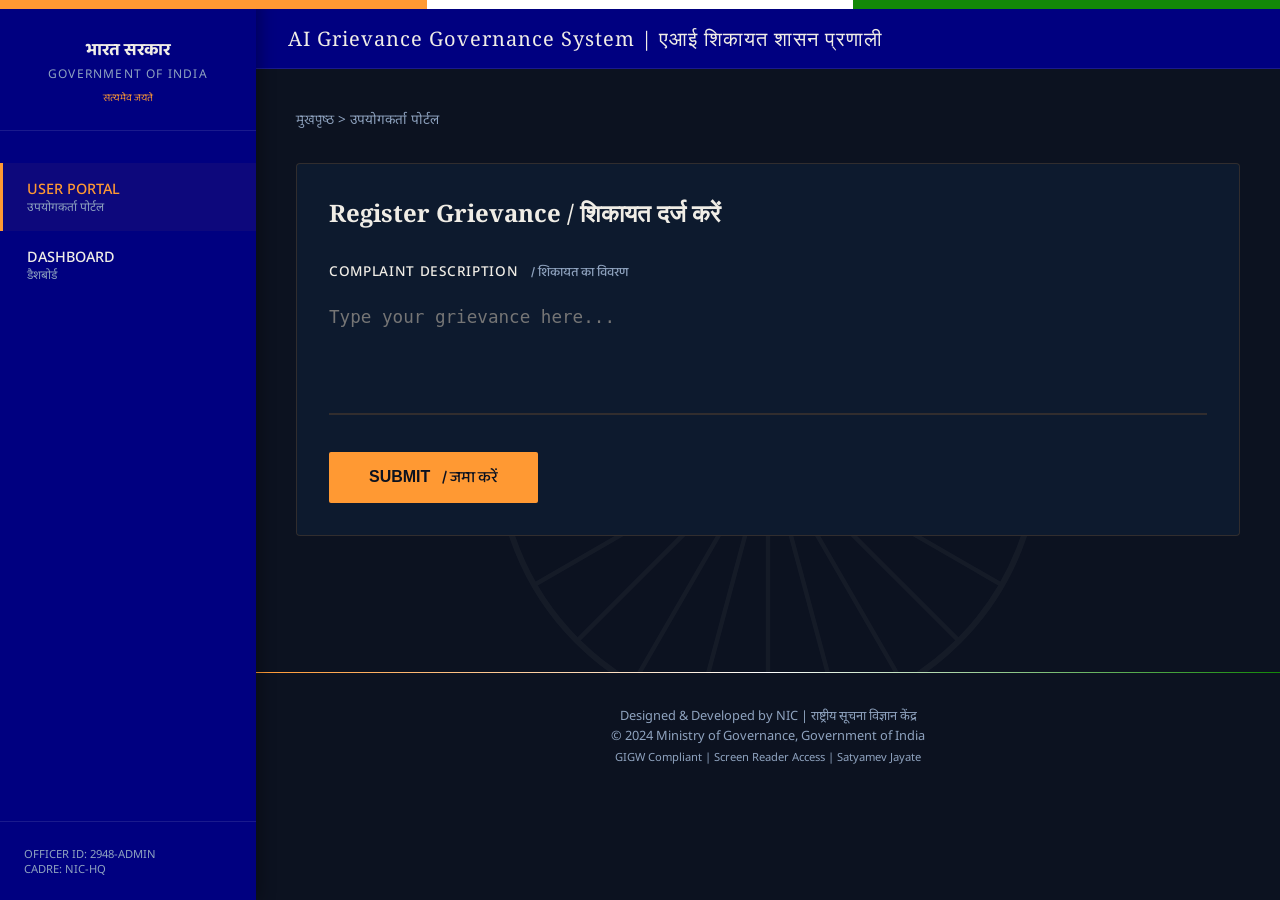
<file: frontend/index.html>
<!DOCTYPE html>
<html lang="en">
<head>
    <meta charset="UTF-8">
    <meta name="viewport" content="width=device-width, initial-scale=1.0">
    <title>भारत सरकार | AI Grievance Governance System</title>
    <link rel="stylesheet" href="style.css">
</head>
<body>
    <!-- Tricolor Stripe -->
    <div class="tricolor-stripe">
        <div class="stripe-saffron"></div>
        <div class="stripe-white"></div>
        <div class="stripe-green"></div>
    </div>

    <!-- Persistent Sidebar -->
    <aside class="sidebar">
        <div class="crest-area">
            <div class="govt-title">भारत सरकार</div>
            <div class="govt-subtitle">Government of India</div>
            <div class="satyamev">सत्यमेव जयते</div>
        </div>
        
        <nav class="nav-links">
            <a href="index.html" class="nav-item active">
                <span>USER PORTAL<br><span class="nav-label-hindi">उपयोगकर्ता पोर्टल</span></span>
            </a>
            <a href="ombudsman.html" class="nav-item">
                <span>DASHBOARD<br><span class="nav-label-hindi">डैशबोर्ड</span></span>
            </a>
        </nav>

        <div style="padding: 1.5rem; font-size: 0.7rem; color: var(--steel-blue); border-top: 1px solid rgba(255,255,255,0.1);">
            OFFICER ID: 2948-ADMIN<br>
            CADRE: NIC-HQ
        </div>
    </aside>

    <main class="main-wrapper">
        <!-- Watermark -->
        <svg class="watermark" viewBox="0 0 200 200" xmlns="http://www.w3.org/2000/svg">
            <circle cx="100" cy="100" r="90" fill="none" stroke="currentColor" stroke-width="2"/>
            <circle cx="100" cy="100" r="15" fill="none" stroke="currentColor" stroke-width="2"/>
            <g id="spokes">
                <line x1="100" y1="10" x2="100" y2="85" stroke="currentColor" stroke-width="1.5"/>
                <!-- 24 Spokes (simplified for watermark) -->
                <line x1="100" y1="10" x2="100" y2="85" transform="rotate(15 100 100)" stroke="currentColor" stroke-width="1.5"/>
                <line x1="100" y1="10" x2="100" y2="85" transform="rotate(30 100 100)" stroke="currentColor" stroke-width="1.5"/>
                <line x1="100" y1="10" x2="100" y2="85" transform="rotate(45 100 100)" stroke="currentColor" stroke-width="1.5"/>
                <line x1="100" y1="10" x2="100" y2="85" transform="rotate(60 100 100)" stroke="currentColor" stroke-width="1.5"/>
                <line x1="100" y1="10" x2="100" y2="85" transform="rotate(75 100 100)" stroke="currentColor" stroke-width="1.5"/>
                <line x1="100" y1="10" x2="100" y2="85" transform="rotate(90 100 100)" stroke="currentColor" stroke-width="1.5"/>
                <line x1="100" y1="10" x2="100" y2="85" transform="rotate(105 100 100)" stroke="currentColor" stroke-width="1.5"/>
                <line x1="100" y1="10" x2="100" y2="85" transform="rotate(120 100 100)" stroke="currentColor" stroke-width="1.5"/>
                <line x1="100" y1="10" x2="100" y2="85" transform="rotate(135 100 100)" stroke="currentColor" stroke-width="1.5"/>
                <line x1="100" y1="10" x2="100" y2="85" transform="rotate(150 100 100)" stroke="currentColor" stroke-width="1.5"/>
                <line x1="100" y1="10" x2="100" y2="85" transform="rotate(165 100 100)" stroke="currentColor" stroke-width="1.5"/>
                <line x1="100" y1="10" x2="100" y2="85" transform="rotate(180 100 100)" stroke="currentColor" stroke-width="1.5"/>
                <line x1="100" y1="10" x2="100" y2="85" transform="rotate(195 100 100)" stroke="currentColor" stroke-width="1.5"/>
                <line x1="100" y1="10" x2="100" y2="85" transform="rotate(210 100 100)" stroke="currentColor" stroke-width="1.5"/>
                <line x1="100" y1="10" x2="100" y2="85" transform="rotate(225 100 100)" stroke="currentColor" stroke-width="1.5"/>
                <line x1="100" y1="10" x2="100" y2="85" transform="rotate(240 100 100)" stroke="currentColor" stroke-width="1.5"/>
                <line x1="100" y1="10" x2="100" y2="85" transform="rotate(255 100 100)" stroke="currentColor" stroke-width="1.5"/>
                <line x1="100" y1="10" x2="100" y2="85" transform="rotate(270 100 100)" stroke="currentColor" stroke-width="1.5"/>
                <line x1="100" y1="10" x2="100" y2="85" transform="rotate(285 100 100)" stroke="currentColor" stroke-width="1.5"/>
                <line x1="100" y1="10" x2="100" y2="85" transform="rotate(300 100 100)" stroke="currentColor" stroke-width="1.5"/>
                <line x1="100" y1="10" x2="100" y2="85" transform="rotate(315 100 100)" stroke="currentColor" stroke-width="1.5"/>
                <line x1="100" y1="10" x2="100" y2="85" transform="rotate(330 100 100)" stroke="currentColor" stroke-width="1.5"/>
                <line x1="100" y1="10" x2="100" y2="85" transform="rotate(345 100 100)" stroke="currentColor" stroke-width="1.5"/>
            </g>
        </svg>

        <header class="top-bar">
            <div class="portal-name">AI Grievance Governance System | <span class="hindi">एआई शिकायत शासन प्रणाली</span></div>
        </header>

        <div class="content-container">
            <div class="breadcrumb">
                <span class="breadcrumb-hindi">मुखपृष्ठ</span> > उपयोगकर्ता पोर्टल
            </div>

            <div id="successBanner" class="success-banner">
                शिकायत सफलतापूर्वक दर्ज की गई / Grievance Successfully Registered
                <br>REFERENCE: <span id="refDisplay" class="ref-num">GRS/2024/MH/00472</span>
            </div>

            <div class="govt-card">
                <h2 style="font-family: 'Noto Serif', serif; margin-bottom: 2rem;">Register Grievance / <span class="hindi">शिकायत दर्ज करें</span></h2>
                
                <div class="form-group">
                    <label class="form-label">
                        COMPLAINT DESCRIPTION <span class="hindi">/ शिकायत का विवरण</span>
                    </label>
                    <textarea id="complaintInput" class="nic-input" placeholder="Type your grievance here..."></textarea>
                </div>

                <button class="btn-bharti" onclick="submitGrievance()" id="submitBtn">
                    SUBMIT <span class="hindi">/ जमा करें</span>
                </button>

                <div id="loading" class="form-group" style="display: none; text-align: center; margin-top: 2rem;">
                    <svg class="chakra-loader" viewBox="0 0 200 200" xmlns="http://www.w3.org/2000/svg">
                        <circle cx="100" cy="100" r="90" fill="none" stroke="#FF9933" stroke-width="8"/>
                        <circle cx="100" cy="100" r="20" fill="none" stroke="#FF9933" stroke-width="4"/>
                        <g id="chakra-spokes" stroke="#FF9933" stroke-width="3">
                            <!-- Generate 24 spokes -->
                            <line x1="100" y1="10" x2="100" y2="80"/> <line x1="100" y1="10" x2="100" y2="80" transform="rotate(15 100 100)"/>
                            <line x1="100" y1="10" x2="100" y2="80" transform="rotate(30 100 100)"/> <line x1="100" y1="10" x2="100" y2="80" transform="rotate(45 100 100)"/>
                            <line x1="100" y1="10" x2="100" y2="80" transform="rotate(60 100 100)"/> <line x1="100" y1="10" x2="100" y2="80" transform="rotate(75 100 100)"/>
                            <line x1="100" y1="10" x2="100" y2="80" transform="rotate(90 100 100)"/> <line x1="100" y1="10" x2="100" y2="80" transform="rotate(105 100 100)"/>
                            <line x1="100" y1="10" x2="100" y2="80" transform="rotate(120 100 100)"/> <line x1="100" y1="10" x2="100" y2="80" transform="rotate(135 100 100)"/>
                            <line x1="100" y1="10" x2="100" y2="80" transform="rotate(150 100 100)"/> <line x1="100" y1="10" x2="100" y2="80" transform="rotate(165 100 100)"/>
                            <line x1="100" y1="10" x2="100" y2="80" transform="rotate(180 100 100)"/> <line x1="100" y1="10" x2="100" y2="80" transform="rotate(195 100 100)"/>
                            <line x1="100" y1="10" x2="100" y2="80" transform="rotate(210 100 100)"/> <line x1="100" y1="10" x2="100" y2="80" transform="rotate(225 100 100)"/>
                            <line x1="100" y1="10" x2="100" y2="80" transform="rotate(240 100 100)"/> <line x1="100" y1="10" x2="100" y2="80" transform="rotate(255 100 100)"/>
                            <line x1="100" y1="10" x2="100" y2="80" transform="rotate(270 100 100)"/> <line x1="100" y1="10" x2="100" y2="80" transform="rotate(285 100 100)"/>
                            <line x1="100" y1="10" x2="100" y2="80" transform="rotate(300 100 100)"/> <line x1="100" y1="10" x2="100" y2="80" transform="rotate(315 100 100)"/>
                            <line x1="100" y1="10" x2="100" y2="80" transform="rotate(330 100 100)"/> <line x1="100" y1="10" x2="100" y2="80" transform="rotate(345 100 100)"/>
                        </g>
                    </svg>
                    <div style="color: var(--kesari-saffron); font-weight: 700; margin-top: 1rem; text-transform: uppercase;">AI Classification in Progress...</div>
                </div>

                <div id="resultGrid" style="display: none; margin-top: 3rem;">
                    <div class="section-divider"></div>
                    <div class="kpi-strip">
                        <div class="kpi-card">
                            <div class="kpi-label">DEPARTMENT / विभाग</div>
                            <div id="resCategory" class="kpi-value" style="font-size: 1.25rem;">-</div>
                        </div>
                        <div class="kpi-card">
                            <div class="kpi-label">PRIORITY / प्राथमिकता</div>
                            <div id="resPriority" class="kpi-value" style="font-size: 1.25rem;">-</div>
                        </div>
                        <div class="kpi-card">
                            <div class="kpi-label">CONFIDENCE / विश्वास</div>
                            <div id="resConfidence" class="kpi-value" style="font-size: 1.25rem;">-</div>
                        </div>
                        <div class="kpi-card">
                            <div class="kpi-label">GOVERNANCE / शासन</div>
                            <div id="resDecision" class="kpi-value" style="font-size: 1.25rem;">-</div>
                        </div>
                    </div>
                </div>
            </div>
        </div>

        <footer>
            <div class="footer-stripe"></div>
            <div class="footer-text">
                Designed & Developed by NIC | राष्ट्रीय सूचना विज्ञान केंद्र<br>
                © 2024 Ministry of Governance, Government of India<br>
                <span style="font-size: 0.7rem;">GIGW Compliant | Screen Reader Access | Satyamev Jayate</span>
            </div>
        </footer>
    </main>

    <script src="script.js"></script>
</body>
</html>
</file>
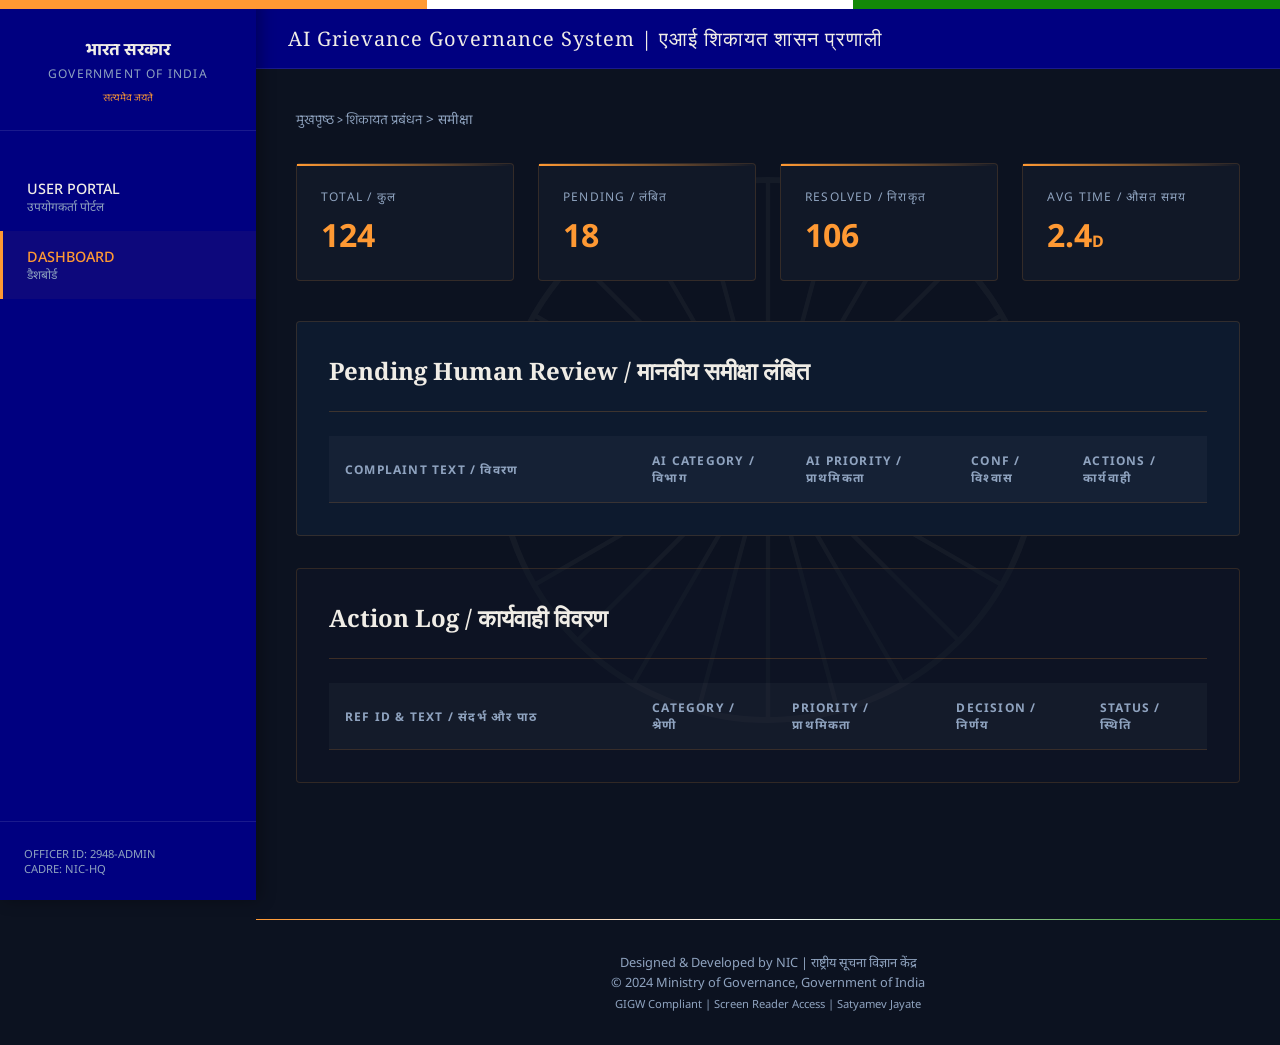
<file: frontend/ombudsman.html>
<!DOCTYPE html>
<html lang="en">
<head>
    <meta charset="UTF-8">
    <meta name="viewport" content="width=device-width, initial-scale=1.0">
    <title>लोकपाल डैशबोर्ड | AI Grievance Governance System</title>
    <link rel="stylesheet" href="style.css">
</head>
<body>
    <!-- Tricolor Stripe -->
    <div class="tricolor-stripe">
        <div class="stripe-saffron"></div>
        <div class="stripe-white"></div>
        <div class="stripe-green"></div>
    </div>

    <!-- Persistent Sidebar -->
    <aside class="sidebar">
        <div class="crest-area">
            <div class="govt-title">भारत सरकार</div>
            <div class="govt-subtitle">Government of India</div>
            <div class="satyamev">सत्यमेव जयते</div>
        </div>
        
        <nav class="nav-links">
            <a href="index.html" class="nav-item">
                <span>USER PORTAL<br><span class="nav-label-hindi">उपयोगकर्ता पोर्टल</span></span>
            </a>
            <a href="ombudsman.html" class="nav-item active">
                <span>DASHBOARD<br><span class="nav-label-hindi">डैशबोर्ड</span></span>
            </a>
        </nav>

        <div style="padding: 1.5rem; font-size: 0.7rem; color: var(--steel-blue); border-top: 1px solid rgba(255,255,255,0.1);">
            OFFICER ID: 2948-ADMIN<br>
            CADRE: NIC-HQ
        </div>
    </aside>

    <main class="main-wrapper">
        <!-- Watermark -->
        <svg class="watermark" viewBox="0 0 200 200" xmlns="http://www.w3.org/2000/svg">
            <circle cx="100" cy="100" r="90" fill="none" stroke="currentColor" stroke-width="2"/>
            <circle cx="100" cy="100" r="15" fill="none" stroke="currentColor" stroke-width="2"/>
            <g id="spokes">
                <line x1="100" y1="10" x2="100" y2="85" stroke="currentColor" stroke-width="1.5"/>
                <line x1="100" y1="10" x2="100" y2="85" transform="rotate(15 100 100)" stroke="currentColor" stroke-width="1.5"/>
                <line x1="100" y1="10" x2="100" y2="85" transform="rotate(30 100 100)" stroke="currentColor" stroke-width="1.5"/>
                <line x1="100" y1="10" x2="100" y2="85" transform="rotate(45 100 100)" stroke="currentColor" stroke-width="1.5"/>
                <line x1="100" y1="10" x2="100" y2="85" transform="rotate(60 100 100)" stroke="currentColor" stroke-width="1.5"/>
                <line x1="100" y1="10" x2="100" y2="85" transform="rotate(75 100 100)" stroke="currentColor" stroke-width="1.5"/>
                <line x1="100" y1="10" x2="100" y2="85" transform="rotate(90 100 100)" stroke="currentColor" stroke-width="1.5"/>
                <line x1="100" y1="10" x2="100" y2="85" transform="rotate(105 100 100)" stroke="currentColor" stroke-width="1.5"/>
                <line x1="100" y1="10" x2="100" y2="85" transform="rotate(120 100 100)" stroke="currentColor" stroke-width="1.5"/>
                <line x1="100" y1="10" x2="100" y2="85" transform="rotate(135 100 100)" stroke="currentColor" stroke-width="1.5"/>
                <line x1="100" y1="10" x2="100" y2="85" transform="rotate(150 100 100)" stroke="currentColor" stroke-width="1.5"/>
                <line x1="100" y1="10" x2="100" y2="85" transform="rotate(165 100 100)" stroke="currentColor" stroke-width="1.5"/>
                <line x1="100" y1="10" x2="100" y2="85" transform="rotate(180 100 100)" stroke="currentColor" stroke-width="1.5"/>
                <line x1="100" y1="10" x2="100" y2="85" transform="rotate(195 100 100)" stroke="currentColor" stroke-width="1.5"/>
                <line x1="100" y1="10" x2="100" y2="85" transform="rotate(210 100 100)" stroke="currentColor" stroke-width="1.5"/>
                <line x1="100" y1="10" x2="100" y2="85" transform="rotate(225 100 100)" stroke="currentColor" stroke-width="1.5"/>
                <line x1="100" y1="10" x2="100" y2="85" transform="rotate(240 100 100)" stroke="currentColor" stroke-width="1.5"/>
                <line x1="100" y1="10" x2="100" y2="85" transform="rotate(255 100 100)" stroke="currentColor" stroke-width="1.5"/>
                <line x1="100" y1="10" x2="100" y2="85" transform="rotate(270 100 100)" stroke="currentColor" stroke-width="1.5"/>
                <line x1="100" y1="10" x2="100" y2="85" transform="rotate(285 100 100)" stroke="currentColor" stroke-width="1.5"/>
                <line x1="100" y1="10" x2="100" y2="85" transform="rotate(300 100 100)" stroke="currentColor" stroke-width="1.5"/>
                <line x1="100" y1="10" x2="100" y2="85" transform="rotate(315 100 100)" stroke="currentColor" stroke-width="1.5"/>
                <line x1="100" y1="10" x2="100" y2="85" transform="rotate(330 100 100)" stroke="currentColor" stroke-width="1.5"/>
                <line x1="100" y1="10" x2="100" y2="85" transform="rotate(345 100 100)" stroke="currentColor" stroke-width="1.5"/>
            </g>
        </svg>

        <header class="top-bar">
            <div class="portal-name">AI Grievance Governance System | <span class="hindi">एआई शिकायत शासन प्रणाली</span></div>
        </header>

        <div class="content-container">
            <div class="breadcrumb">
                <span class="breadcrumb-hindi">मुखपृष्ठ > शिकायत प्रबंधन</span> > समीक्षा
            </div>

            <div class="kpi-strip">
                <div class="kpi-card">
                    <div class="kpi-label">TOTAL / कुल</div>
                    <div id="statTotal" class="kpi-value">124</div>
                </div>
                <div class="kpi-card">
                    <div class="kpi-label">PENDING / लंबित</div>
                    <div id="statPending" class="kpi-value">18</div>
                </div>
                <div class="kpi-card">
                    <div class="kpi-label">RESOLVED / निराकृत</div>
                    <div id="statResolved" class="kpi-value">106</div>
                </div>
                <div class="kpi-card">
                    <div class="kpi-label">AVG TIME / औसत समय</div>
                    <div class="kpi-value">2.4<span style="font-size: 1rem;">D</span></div>
                </div>
            </div>

            <!-- Pending Review Section -->
            <div class="govt-card">
                <h2 style="font-family: 'Noto Serif', serif; margin-bottom: 1.5rem;">Pending Human Review / <span class="hindi">मानवीय समीक्षा लंबित</span></h2>
                <div class="section-divider"></div>
                
                <table class="govt-table">
                    <thead>
                        <tr>
                            <th style="width: 35%;">COMPLAINT TEXT / विवरण</th>
                            <th>AI CATEGORY / विभाग</th>
                            <th>AI PRIORITY / प्राथमिकता</th>
                            <th>CONF / विश्वास</th>
                            <th>ACTIONS / कार्यवाही</th>
                        </tr>
                    </thead>
                    <tbody id="pendingBody">
                        <!-- Loaded via JS -->
                    </tbody>
                </table>
                <div id="pendingEmpty" style="text-align: center; padding: 2rem; color: var(--steel-blue); display: none;">
                    No pending complaints requiring manual review.
                </div>
            </div>

            <!-- Logs Section -->
            <div class="govt-card" style="background: rgba(15, 23, 42, 0.4);">
                <h2 style="font-family: 'Noto Serif', serif; margin-bottom: 1.5rem;">Action Log / <span class="hindi">कार्यवाही विवरण</span></h2>
                <div class="section-divider"></div>
                
                <table class="govt-table">
                    <thead>
                        <tr>
                            <th style="width: 35%;">REF ID & TEXT / संदर्भ और पाठ</th>
                            <th>CATEGORY / श्रेणी</th>
                            <th>PRIORITY / प्राथमिकता</th>
                            <th>DECISION / निर्णय</th>
                            <th>STATUS / स्थिति</th>
                        </tr>
                    </thead>
                    <tbody id="logsBody">
                        <!-- Loaded via JS -->
                    </tbody>
                </table>
            </div>
        </div>

        <footer>
            <div class="footer-stripe"></div>
            <div class="footer-text">
                Designed & Developed by NIC | राष्ट्रीय सूचना विज्ञान केंद्र<br>
                © 2024 Ministry of Governance, Government of India<br>
                <span style="font-size: 0.7rem;">GIGW Compliant | Screen Reader Access | Satyamev Jayate</span>
            </div>
        </footer>
    </main>

    <script src="script.js"></script>
    <script>
        window.onload = () => {
            loadPending();
            loadLogs();
        };
    </script>
</body>
</html>
</file>
<file: frontend/style.css>
@import url('https://fonts.googleapis.com/css2?family=Noto+Sans:wght@400;500;700&family=Noto+Serif:wght@700&family=Baloo+2:wght@400;500;700&display=swap');

:root {
    --india-ink: #0c1220;
    --surface-dark: #111827;
    --kesari-saffron: #FF9933;
    --india-green: #138808;
    --chakra-blue: #000080;
    --ivory-text: #f0ede6;
    --steel-blue: #8fa3bf;
    
    /* Status Colors */
    --status-approved: #1a6b35;
    --status-pending: #b35c00;
    --status-escalated: #8b1a1a;
    
    --glass-border: rgba(255, 153, 51, 0.15);
    --divider-saffron: rgba(255, 153, 51, 0.2);
}

* {
    margin: 0;
    padding: 0;
    box-sizing: border-box;
}

body {
    background-color: var(--india-ink);
    color: var(--ivory-text);
    font-family: 'Noto Sans', sans-serif;
    min-height: 100vh;
    display: flex;
    overflow-x: hidden;
}

/* --- Tricolor Top Bar --- */
.tricolor-stripe {
    position: fixed;
    top: 0;
    left: 0;
    width: 100%;
    height: 9px;
    display: flex;
    z-index: 2000;
}
.stripe-saffron { background: #FF9933; flex: 1; }
.stripe-white { background: #FFFFFF; flex: 1; }
.stripe-green { background: #138808; flex: 1; }

/* --- Sidebar Design (Sarkari Shashan) --- */
.sidebar {
    width: 256px;
    background-color: var(--chakra-blue);
    height: 100vh;
    position: fixed;
    left: 0;
    top: 0;
    display: flex;
    flex-direction: column;
    z-index: 1000;
    box-shadow: 4px 0 15px rgba(0,0,0,0.3);
}

.crest-area {
    padding: 2.5rem 1.5rem 1.5rem;
    text-align: center;
    border-bottom: 1px solid rgba(255,255,255,0.1);
}

.crest-logo {
    width: 60px;
    height: auto;
    filter: brightness(0) invert(1);
    margin-bottom: 0.75rem;
}

.govt-title {
    font-family: 'Baloo 2', cursive;
    font-size: 1.1rem;
    line-height: 1.2;
    font-weight: 700;
}

.govt-subtitle {
    font-size: 0.75rem;
    text-transform: uppercase;
    letter-spacing: 0.1em;
    color: var(--steel-blue);
    margin-top: 0.25rem;
}

.satyamev {
    font-family: 'Baloo 2', cursive;
    font-size: 0.65rem;
    color: var(--kesari-saffron);
    margin-top: 0.5rem;
}

.nav-links {
    margin-top: 2rem;
    flex-grow: 1;
}

.nav-item {
    display: flex;
    align-items: center;
    padding: 1rem 1.5rem;
    color: var(--ivory-text);
    text-decoration: none;
    font-size: 0.9rem;
    font-weight: 500;
    border-left: 3px solid transparent;
    transition: all 0.3s ease;
}

.nav-item.active {
    border-left-color: var(--kesari-saffron);
    color: var(--kesari-saffron);
    background: rgba(255,153,51,0.05);
}

.nav-item:hover:not(.active) {
    background: rgba(255,255,255,0.05);
}

.nav-label-hindi {
    display: block;
    font-size: 0.75rem;
    color: var(--steel-blue);
    font-weight: 400;
}

/* --- Main Content Layout --- */
.main-wrapper {
    margin-left: 256px;
    width: calc(100% - 256px);
    position: relative;
}

/* Ashoka Chakra Watermark */
.watermark {
    position: fixed;
    top: 50%;
    left: 60%;
    transform: translate(-50%, -50%);
    width: 600px;
    height: 600px;
    opacity: 0.04;
    z-index: -1;
    pointer-events: none;
}

.top-bar {
    height: 60px;
    background-color: var(--chakra-blue);
    display: flex;
    justify-content: space-between;
    align-items: center;
    padding: 0 2rem;
    margin-top: 9px;
    border-bottom: 1px solid rgba(255,255,255,0.1);
}

.portal-name {
    font-family: 'Noto Serif', serif;
    font-size: 1.25rem;
    letter-spacing: 0.05em;
}

.officer-badge {
    background: rgba(255,255,255,0.1);
    padding: 0.4rem 1rem;
    border-radius: 4px;
    font-size: 0.8rem;
    display: flex;
    align-items: center;
    gap: 0.5rem;
}

.officer-rank {
    color: var(--kesari-saffron);
    font-weight: 700;
    border-right: 1px solid rgba(255,255,255,0.2);
    padding-right: 0.5rem;
}

/* --- Content Styling --- */
.content-container {
    padding: 2.5rem;
    max-width: 1200px;
    margin: 0 auto;
}

.breadcrumb {
    font-size: 0.85rem;
    color: var(--steel-blue);
    margin-bottom: 2rem;
}

.breadcrumb-hindi {
    font-family: 'Baloo 2', cursive;
}

/* KPI Strip */
.kpi-strip {
    display: grid;
    grid-template-columns: repeat(4, 1fr);
    gap: 1.5rem;
    margin-bottom: 2.5rem;
}

.kpi-card {
    background: var(--surface-dark);
    padding: 1.5rem;
    border-radius: 4px;
    border: 1px solid var(--glass-border);
    position: relative;
}

.kpi-card::before {
    content: '';
    position: absolute;
    top: 0;
    left: 0;
    width: 100%;
    height: 2px;
    background: linear-gradient(to right, var(--kesari-saffron), transparent);
}

.kpi-label {
    font-size: 0.75rem;
    color: var(--steel-blue);
    text-transform: uppercase;
    letter-spacing: 0.1em;
    margin-bottom: 0.5rem;
}

.kpi-value {
    font-size: 2rem;
    font-weight: 700;
    color: var(--kesari-saffron);
}

/* Cards & Surfaces */
.govt-card {
    background: #0d1a2e;
    border: 1px solid var(--glass-border);
    border-radius: 4px;
    padding: 2rem;
    margin-bottom: 2rem;
}

.section-divider {
    height: 1px;
    background: var(--divider-saffron);
    margin: 1.5rem 0;
}

/* Forms (NIC Standard) */
.form-group {
    margin-bottom: 2rem;
}

.form-label {
    display: block;
    font-size: 0.85rem;
    font-weight: 500;
    text-transform: uppercase;
    letter-spacing: 0.05em;
    margin-bottom: 0.75rem;
}

.form-label .hindi {
    font-family: 'Baloo 2', cursive;
    font-size: 0.8rem;
    color: var(--steel-blue);
    margin-left: 0.5rem;
    text-transform: none;
    letter-spacing: normal;
}

.nic-input {
    width: 100%;
    background: transparent;
    border: none;
    border-bottom: 2px solid var(--glass-border);
    padding: 0.75rem 0;
    color: var(--ivory-text);
    font-size: 1.1rem;
    transition: border-color 0.3s ease;
}

.nic-input:focus {
    outline: none;
    border-bottom-color: var(--kesari-saffron);
}

textarea.nic-input {
    height: 120px;
    resize: none;
}

/* Buttons */
.btn-bharti {
    background: var(--kesari-saffron);
    color: var(--india-ink);
    border: none;
    padding: 0.8rem 2.5rem;
    font-size: 1rem;
    font-weight: 700;
    cursor: pointer;
    border-radius: 2px;
    display: inline-flex;
    align-items: center;
    gap: 0.75rem;
    transition: opacity 0.2s ease;
}

.btn-bharti .hindi {
    font-family: 'Baloo 2', cursive;
    font-weight: 500;
}

.btn-bharti:hover {
    opacity: 0.9;
}

/* Tables (Sarkari Style) */
.govt-table {
    width: 100%;
    border-collapse: collapse;
}

.govt-table th {
    background: rgba(255,255,255,0.03);
    text-align: left;
    padding: 1rem;
    font-size: 0.75rem;
    text-transform: uppercase;
    letter-spacing: 0.1em;
    color: var(--steel-blue);
    border-bottom: 1px solid var(--glass-border);
}

.govt-table td {
    padding: 1.25rem 1rem;
    border-bottom: 1px solid rgba(255,255,255,0.05);
    font-size: 0.9rem;
}

.govt-table tr:hover {
    background: rgba(255,255,255,0.03);
    border-left: 3px solid var(--kesari-saffron);
}

/* Status Badges (Rubber Stamp Style) */
.stamp-badge {
    display: inline-block;
    padding: 0.4rem 0.8rem;
    border: 2px solid currentColor;
    font-weight: 800;
    font-size: 0.75rem;
    text-transform: uppercase;
    letter-spacing: 0.05em;
    transform: rotate(-1deg);
}

.stamp-approved { color: var(--status-approved); }
.stamp-pending { color: var(--status-pending); }
.stamp-escalated { color: #ff4d4d; border-color: var(--status-escalated); color: var(--status-escalated); }

/* AI Loader (Ashoka Chakra Spin) */
@keyframes chakra-spin {
    from { transform: rotate(0deg); }
    to { transform: rotate(360deg); }
}

.chakra-loader {
    width: 48px;
    height: 48px;
    animation: chakra-spin 40s linear infinite; /* 1.5 rpm */
}

/* Success Banner */
.success-banner {
    background: var(--india-green);
    padding: 1.5rem;
    color: white;
    text-align: center;
    margin-bottom: 2rem;
    border-radius: 4px;
    display: none;
}

.ref-num {
    font-family: 'Courier New', monospace;
    font-weight: 700;
    background: rgba(0,0,0,0.2);
    padding: 0.2rem 0.5rem;
    margin-left: 0.5rem;
}

/* Footer */
footer {
    padding: 2rem;
    background: var(--india-ink);
    border-top: 1px solid var(--glass-border);
    margin-top: 4rem;
    text-align: center;
    position: relative;
}

.footer-stripe {
    position: absolute;
    top: -1px;
    left: 0;
    width: 100%;
    height: 1px;
    background: linear-gradient(to right, #FF9933, #FFFFFF, #138808);
}

.footer-text {
    font-size: 0.8rem;
    color: var(--steel-blue);
    line-height: 1.6;
}
</file>
